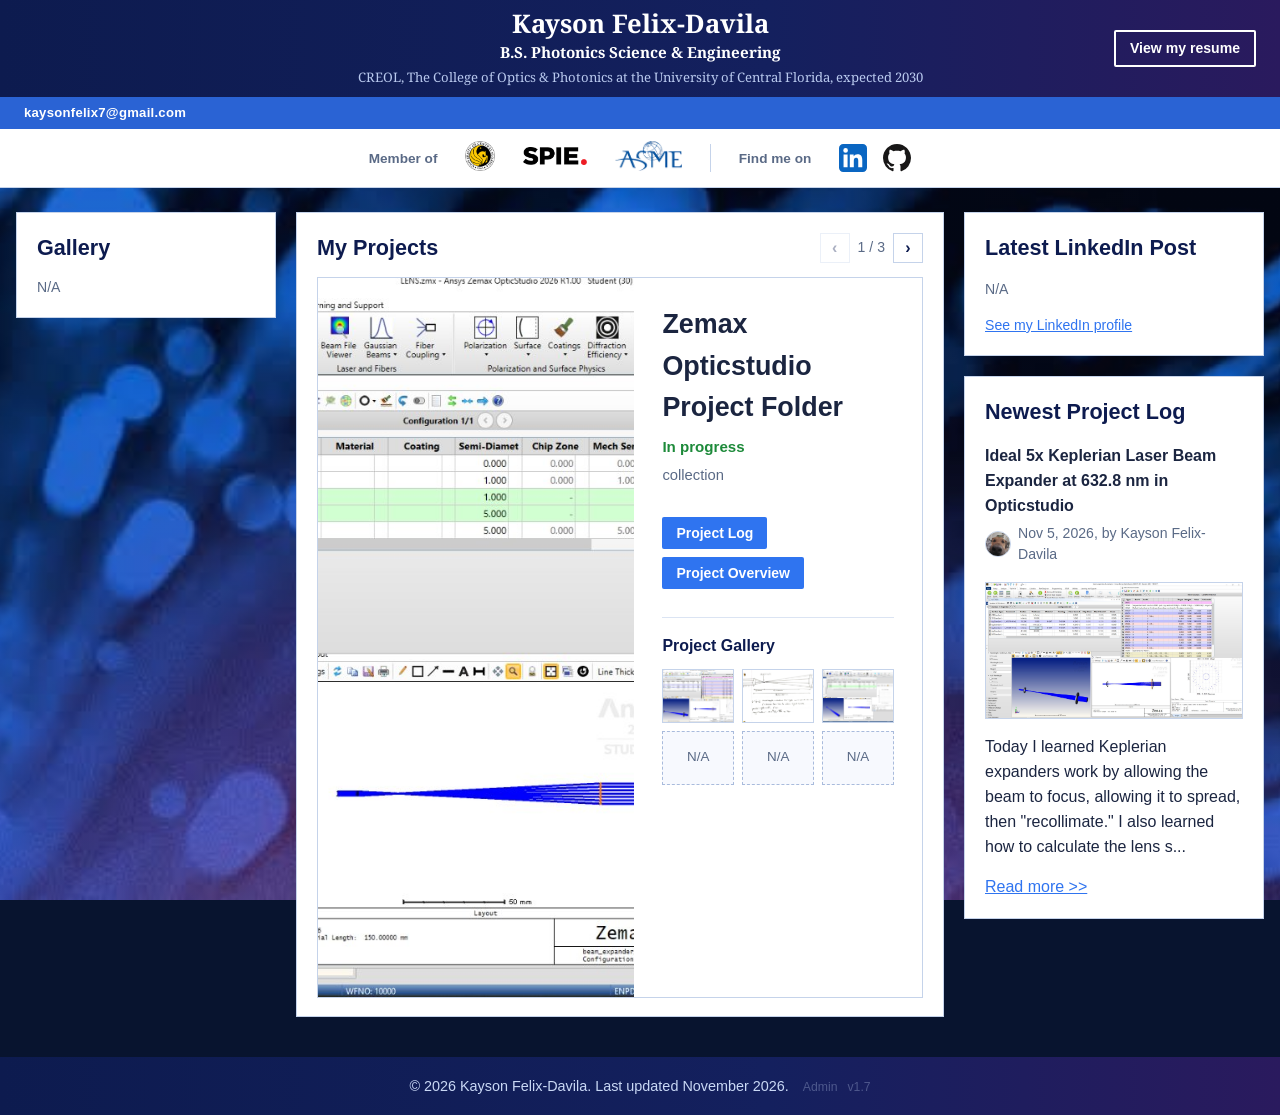
<file: index.html>
<!doctype html>
<html lang="en">
<head>
<meta charset="utf-8">
<meta name="viewport" content="width=device-width, initial-scale=1, viewport-fit=cover">
<title>Kayson Felix-Davila</title>
<meta name="description" content="Kayson Felix-Davila, Photonics Science &amp; Engineering student at the University of Central Florida.">
<link rel="stylesheet" href="https://fonts.googleapis.com/css2?family=Noto+Serif:wght@400;700&display=swap">
<style>
  /* Student-built look: tutorial-style header, nav bar, white cards with shadows, Arial, blue buttons.
     Single fixed light look on purpose. */
  :root{
    --bg:#08142f;
    --card:#ffffff;
    --ink:#1b2540;
    --muted:#5a6a86;
    --brand:#0d1b4f;
    --brand2:#2a63d4;
    --btn:#2f74f0;
    --ok:#1d8a3a;
    color-scheme:light;
  }
  *{box-sizing:border-box}
  body{margin:0;min-height:100vh;display:flex;flex-direction:column;position:relative;z-index:0;background:var(--bg);color:var(--ink);font-family:Arial,Helvetica,sans-serif;font-size:16px;line-height:1.55}
  a{color:var(--btn)}
  /* background photo, tinted blue; fixed so it stays put while scrolling */
  body::before{content:"";position:fixed;inset:0;z-index:-1;background:linear-gradient(rgba(8,24,72,.25),rgba(8,24,72,.25)),url("media/bg.jpg") center/cover no-repeat}
  .inner{max-width:1480px;margin:0 auto;padding-left:max(16px,env(safe-area-inset-left,0px));padding-right:max(16px,env(safe-area-inset-right,0px))}

  header{position:relative;background:linear-gradient(90deg,#0d1b4f 0%,#14205e 60%,#2a1a5e 100%);color:#fff;padding-block:10px}
  header h1{margin:0;font-size:1.6em;line-height:1.1;letter-spacing:.01em;display:flex;align-items:center;justify-content:center;gap:12px}
  .head-row{display:flex;align-items:center;justify-content:center;gap:14px 22px;text-align:center}
  .head-text{min-width:0;font-family:"Droid Serif","Noto Serif",Georgia,"Times New Roman",serif}
  header h1{font-weight:bold;letter-spacing:0}
  .headshot{position:relative;flex:none;width:46px;height:46px;margin:0;border-radius:50%;border:2px solid #fff;display:inline-block;background:var(--brand2);box-shadow:0 2px 8px rgba(0,0,0,.3);overflow:hidden}
  .headshot span{position:absolute;inset:0;display:flex;align-items:center;justify-content:center;font-size:16px;font-weight:bold;color:#fff}
  .headshot img{position:relative;width:100%;height:100%;object-fit:cover;display:block}
  header p{margin:0}
  header p.deg{margin-top:3px;font-size:.95em;font-weight:bold}
  header p.uni{margin-top:2px;font-size:.82em;color:#b9c9ee}

  nav{background:var(--brand2);position:sticky;top:0;z-index:10}
  nav .inner{display:flex;flex-wrap:wrap;align-items:center;gap:4px 18px;padding-block:6px}
  nav a{color:#fff;text-decoration:none;font-weight:bold}
  nav a:hover{text-decoration:underline}
  nav .spacer{flex:1}
  nav .inner{max-width:none;padding-left:max(24px,env(safe-area-inset-left,0px))}
  nav .email{color:#fff;font-weight:bold;font-size:.82em;letter-spacing:.02em;user-select:all}
  nav a.ico{display:inline-flex;align-items:center;opacity:.92}
  nav a.ico:hover{opacity:1}
  nav a.ico svg{width:18px;height:18px;fill:#fff}
  .btn{display:inline-block;background:var(--btn);color:#fff;border:0;border-radius:2px;padding:8px 14px;font:bold 14px Arial,Helvetica,sans-serif;text-decoration:none;cursor:pointer}
  .btn:hover{background:#2560d8}
  nav .btn{background:#fff;color:var(--brand)}
  nav .btn:hover{background:#dbe7fb}

  .layout{display:flex;gap:20px;align-items:flex-start;padding-block:24px 40px}
  .main{flex:1}
  .side{width:260px;flex:none}
  .rail{width:300px;flex:none}
  .page-body{flex:1;width:100%}
  .col{min-width:0;display:flex;flex-direction:column;gap:20px}
  .col > .card{margin-bottom:0}
  @media (max-width:560px){ .headshot{width:40px;height:40px} .headshot span{font-size:14px} header h1{font-size:1.3em} }
  @media (max-width:1000px){ .layout{display:flex;flex-direction:column;align-items:stretch} .col{display:contents} .rail,.side{width:auto} #projects{order:1} #liCard{order:2} #logCard{order:3} #galCard{order:4} }

  .card{background:var(--card);border:1px solid #c5d3ea;padding:18px 20px;margin-bottom:20px}
  .card h2{margin:0 0 12px;font-size:1.35em;color:var(--brand)}
  .card h3{margin:14px 0 6px;font-size:1.05em}
  .card h3:first-child{margin-top:0}
  ul{margin:6px 0 10px;padding-left:22px}
  li{margin-bottom:4px}
  .small{font-size:.88em;color:var(--muted)}

  .affil-bar{background:#fff;border-bottom:1px solid #c5d3ea}
  .affil-bar .inner{display:flex;flex-wrap:wrap;align-items:center;justify-content:center;gap:10px 28px;padding-block:12px}
  .affil-label{font-size:.85em;font-weight:bold;color:var(--muted)}
  .logos{list-style:none;margin:0;padding:0;display:flex;flex-wrap:wrap;align-items:center;justify-content:center;gap:12px 28px}
  .logos img{height:30px;width:auto;display:block}
  .logos img[alt="SPIE"]{height:18px}
  .affil-sep{width:1px;height:28px;background:#c5d3ea}
  @media (max-width:700px){ .affil-sep{display:none} }
  .social{display:flex;align-items:center;gap:16px}
  .social a{display:flex;transition:opacity .15s}
  .social a:hover{opacity:.75}
  .social svg{width:28px;height:28px}
  .social .li svg{fill:#0a66c2}
  .social .gh svg{fill:#181717}

  .log-pic{display:block;margin:6px 0 4px;border:1px solid #c5d3ea;background:#eef3fc}
  .log-pic img{display:block;width:100%;height:auto;max-height:220px;object-fit:cover}
  .avatar{display:inline-flex;align-items:center;justify-content:center;width:26px;height:26px;border-radius:50%;overflow:hidden;background:#dbe7fb;color:var(--brand);font:bold 11px Arial,Helvetica,sans-serif;vertical-align:middle;flex:none;border:1px solid #c5d3ea}
  .avatar img{width:100%;height:100%;object-fit:cover;display:block}
  .byline{display:inline-flex;align-items:center;gap:7px;margin-top:4px}
  /* gallery: newest photo on top */
  .gallery{list-style:none;margin:0;padding:0;display:flex;flex-direction:column;gap:14px}
  .gallery a{display:block;border:1px solid #c5d3ea;background:#eef3fc}
  .gallery img{display:block;width:100%;height:auto}
  .gallery figcaption{font-size:.85em;color:var(--muted);margin-top:4px}
  .gallery .when{display:block;font-size:.8em}
  /* projects: one at a time, arrows switch to the next */
  .proj-head{display:flex;align-items:center;justify-content:space-between;gap:12px;margin-bottom:12px}
  .proj-head h2{margin:0}
  .pager{display:flex;align-items:center;gap:8px;font-size:.88em;color:var(--muted)}
  .pager button{width:30px;height:30px;display:flex;align-items:center;justify-content:center;background:#fff;border:1px solid #c5d3ea;color:var(--brand);font:bold 16px/1 Arial,Helvetica,sans-serif;cursor:pointer;padding:0}
  .pager button:hover:not(:disabled){border-color:var(--brand2);background:#eef3fc}
  .pager button:disabled{opacity:.35;cursor:default}
  .projects{overflow:hidden}
  .track{display:flex;transition:transform .3s ease}
  .project{flex:0 0 100%;min-width:0;display:grid;grid-template-columns:minmax(0,1.1fr) minmax(0,1fr);border:1px solid #c5d3ea;background:#fff;cursor:pointer;transition:border-color .2s}
  .project:hover{border-color:var(--brand2)}
  .project .pic img{position:absolute;inset:0;width:100%;height:100%;object-fit:cover;display:block}
  .project .pic{position:relative;overflow:hidden;min-height:clamp(300px,calc(100vh - 400px),640px);background:#d6e2fb;display:flex;align-items:center;justify-content:center;color:var(--muted);font-size:.9em}
  .project .txt{padding:20px 22px;display:flex;flex-direction:column;gap:6px}
  .project h3{margin:0;font-size:1.6em}
  .project .txt{font-size:1.05em;padding:26px 28px}
  .status{color:var(--ok);font-weight:bold;font-size:.9em}
  .pgal{margin-top:22px;padding-top:16px;border-top:1px solid #dbe4f3}
  .pgal h4{margin:0 0 10px;font-size:.95em;color:var(--brand)}
  .pgal-grid{display:grid;grid-template-columns:repeat(3,minmax(0,1fr));gap:8px;max-width:450px}
  .pgal-empty{aspect-ratio:4/3;max-width:100%;border:1.5px dashed #a9bbdc;display:flex;align-items:center;justify-content:center;font-size:.8em;color:var(--muted);background:#f7f9fe}
  .pgal-grid a{display:block;aspect-ratio:4/3;max-width:100%;overflow:hidden;border:1px solid #c5d3ea;background:#eef3fc}
  .pgal-grid img{width:100%;height:100%;object-fit:cover;display:block;transition:transform .2s}
  .pgal-grid a:hover img{transform:scale(1.05)}
  .status.st-complete{color:#1a4db0}
  .status.st-planning,.status.st-on-hold{color:#8a6d1a}
  .project .txt p{margin:4px 0 0}
  .project .btns{display:flex;flex-wrap:wrap;gap:8px;padding-top:14px}
  .project.next{cursor:default;display:flex;align-items:center;justify-content:center;min-height:clamp(300px,calc(100vh - 400px),640px);color:var(--muted);border-style:dashed}
  @media (max-width:640px){ .project{grid-template-columns:1fr} .project .pic{min-height:180px} }

  table{border-collapse:collapse;width:100%}
  th,td{text-align:left;padding:7px 10px;border-bottom:1px solid #dbe4f3}
  th{background:#eef3fc}
  iframe.li{width:100%;height:380px;border:1px solid #c5d3ea;background:#fff}

  .admin-link{color:inherit;opacity:.3;font-size:.85em;text-decoration:none;margin-left:10px}
  .admin-link:hover{opacity:.8;text-decoration:underline}
  footer{background:linear-gradient(90deg,#0d1b4f 0%,#14205e 60%,#2a1a5e 100%);color:#c9d8f5;text-align:center;padding:18px 0;font-size:.9em}
  .note{background:#fff7d6;border:1px solid #e8d48a;border-radius:6px;padding:8px 12px;margin:0 0 16px}

  /* resume: the main call to action */
  .resume-big{flex:none;position:absolute;right:max(24px,env(safe-area-inset-right,0px));top:50%;transform:translateY(-50%);background:transparent;color:#fff;font-weight:bold;font-size:.88em;text-decoration:none;padding:6px 14px;border:2px solid #fff;border-radius:2px;transition:background .15s,color .15s}
  .resume-big:hover{background:#fff;color:var(--brand)}
  .resume-btn{display:inline-flex;align-items:center;gap:6px}
  .resume-btn svg{width:15px;height:15px;fill:currentColor}
  @media (max-width:900px){ .head-row{flex-direction:column;gap:8px} .resume-big{position:static;transform:none} }
</style>
</head>
<body>
<header>
  <div class="inner head-row">
    <div class="head-text">
      <h1>Kayson Felix-Davila</h1>
      <p class="deg">B.S. Photonics Science &amp; Engineering</p>
      <p class="uni">CREOL, The College of Optics &amp; Photonics at the University of Central Florida, expected 2030</p>
    </div>
    <a class="resume-big" href="resume.pdf" target="_blank" rel="noopener">View my resume</a>
  </div>
</header>

<nav>
  <div class="inner">
    <span class="email">kaysonfelix7@gmail.com</span>
    <span class="spacer"></span>
  </div>
</nav>

<!-- Logo row: schools, clubs and workplaces. To add one, put the image in media/ and copy a line. -->
<div class="affil-bar">
  <div class="inner">
    <span class="affil-label">Member of</span>
    <ul class="logos" aria-label="Affiliations">
      <li><img src="media/ucf-seal.png" alt="University of Central Florida" title="University of Central Florida"></li>
      <li><img src="media/spie.png" alt="SPIE" title="SPIE"></li>
      <li><img src="media/asme.png" alt="ASME" title="American Society of Mechanical Engineers"></li>
    </ul>
    <span class="affil-sep" aria-hidden="true"></span>
    <span class="affil-label">Find me on</span>
    <div class="social">      <a class="ico li" href="https://www.linkedin.com/in/kayson-felix-335b9043b/" target="_blank" rel="noopener" aria-label="LinkedIn" title="LinkedIn"><svg aria-hidden="true" viewBox="0 0 16 16"><path d="M13.6 0H2.4A2.4 2.4 0 0 0 0 2.4v11.2A2.4 2.4 0 0 0 2.4 16h11.2a2.4 2.4 0 0 0 2.4-2.4V2.4A2.4 2.4 0 0 0 13.6 0ZM4.9 13.3H2.6V6h2.3ZM3.75 5A1.33 1.33 0 1 1 5.1 3.67 1.33 1.33 0 0 1 3.75 5Zm9.55 8.3H11V9.75c0-.85 0-1.94-1.18-1.94S8.46 8.73 8.46 9.69v3.61H6.18V6h2.19v1h.03a2.4 2.4 0 0 1 2.16-1.19c2.31 0 2.74 1.52 2.74 3.5Z"/></svg></a>
      <a class="ico gh" href="https://github.com/kaysonfelix" target="_blank" rel="noopener" aria-label="GitHub" title="GitHub"><svg aria-hidden="true" viewBox="0 0 16 16"><path d="M8 0c4.42 0 8 3.58 8 8a8.01 8.01 0 0 1-5.45 7.59c-.4.08-.55-.17-.55-.38 0-.27.01-1.13.01-2.2 0-.75-.25-1.23-.54-1.48 1.78-.2 3.65-.88 3.65-3.95 0-.88-.31-1.59-.82-2.15.08-.2.36-1.02-.08-2.12 0 0-.67-.22-2.2.82-.64-.18-1.32-.27-2-.27-.68 0-1.36.09-2 .27-1.53-1.03-2.2-.82-2.2-.82-.44 1.1-.16 1.92-.08 2.12-.51.56-.82 1.28-.82 2.15 0 3.06 1.86 3.75 3.64 3.95-.23.2-.44.55-.51 1.07-.46.21-1.61.55-2.33-.66-.15-.24-.6-.83-1.23-.82-.67.01-.27.38.01.53.34.19.73.9.82 1.13.16.45.68 1.31 2.69.94 0 .67.01 1.3.01 1.49 0 .21-.15.45-.55.38A7.995 7.995 0 0 1 0 8c0-4.42 3.58-8 8-8Z"/></svg></a>
    </div>
  </div>
</div>

<div class="inner page-body">
<div class="layout">


  <!-- LEFT -->
  <aside class="col side">
    <div class="card" id="galCard">
      <h2>Gallery</h2>
      <!-- Add photos from admin.html → Homepage → Gallery. Newest shows first. -->
      <div id="galBox"><p class="small" style="margin:0">Loading...</p></div>
    </div>
  </aside>

  <!-- MIDDLE -->
  <main class="col main">
    <div class="card" id="projects">
      <div class="proj-head">
        <h2>My Projects</h2>
        <div class="pager" aria-label="Switch project">
          <button type="button" id="prevProj" aria-label="Previous project">&#8249;</button>
          <span id="projCount">1 / 2</span>
          <button type="button" id="nextProj" aria-label="Next project">&#8250;</button>
        </div>
      </div>
      <!-- Projects come from projects.json. Add, edit, reorder or delete them in admin.html → Projects. -->
      <div class="projects"><div class="track" id="track"><div class="project next">Loading...</div></div></div>
    </div>



  </main>

  <!-- RIGHT -->
  <aside class="col rail">
    <div class="card" id="liCard">
      <h2>Latest LinkedIn Post</h2>
      <div id="liBox"><p class="small">Loading...</p></div>
      <p class="small" style="margin-bottom:0"><a href="https://www.linkedin.com/in/kayson-felix-335b9043b/" target="_blank" rel="noopener">See my LinkedIn profile</a></p>
    </div>
    <div class="card" id="logCard">
      <h2>Newest Project Log</h2>
      <div id="logBox"><p class="small">Loading...</p></div>
    </div>

  </aside>

</div>
</div>

<footer>© 2026 Kayson Felix-Davila. Last updated November 2026. <a class="admin-link" href="admin.html" title="Editor">Admin</a> <span class="admin-link" style="margin-left:6px">v1.7</span></footer>

<script src="site.js?v=1.7"></script>
<script>

// each project's log, fetched once and shared (project gallery + newest log)
var logCache = {};
function getLog(id){ return logCache[id] || (logCache[id] = Site.load('projects/' + id + '/log.md')); }

// project gallery: the 6 most recent photos from that project's log entries
async function fillGallery(id, grid){
  var log = await getLog(id), shots = [];
  var entries = log ? Site.parseLog(log).filter(function(e){ return /^\d{4}-\d{2}-\d{2}$/.test(e.date); }) : [];
  entries.forEach(function(e, k){ var re = /!\[([^\]]*)\]\(([^)\s]+)\)/g, m; while ((m = re.exec(e.body))) shots.push({ src: m[2], alt: m[1] || e.title, date: e.date, n: k + 1 }); });
  shots.sort(function(a, b){ return b.date.localeCompare(a.date) || a.n - b.n; });
  grid.innerHTML = '';
  shots.slice(0, 6).forEach(function(s){
    var src = /^(https?:)?\/\//.test(s.src) || s.src.charAt(0) === '/' ? s.src : 'projects/' + id + '/' + s.src.replace(/^\.\//, '');
    var a = document.createElement('a'); a.href = 'project.html?p=' + encodeURIComponent(id) + '&view=log#e' + s.n; a.title = s.alt;
    var im = document.createElement('img'); im.src = src; im.alt = s.alt; im.loading = 'lazy'; im.onerror = function(){ a.remove(); };
    a.append(im); grid.append(a);
  });
  // empty slots: dotted boxes marked N/A
  for (var k = Math.min(shots.length, 6); k < 6; k++){ var e = document.createElement('span'); e.className = 'pgal-empty'; e.textContent = 'N/A'; grid.append(e); }
}

// projects: built from projects.json (falls back to the default list in site.js)
var projectsReady = (async function(){
  var list = await Site.projects(), track = document.getElementById('track');
  track.innerHTML = '';
  list.forEach(function(p){
    var href = 'project.html?p=' + encodeURIComponent(p.id);
    var row = document.createElement('div'); row.className = 'project'; row.tabIndex = 0; row.dataset.href = href + '&view=log'; row.dataset.id = p.id;
    var pic = document.createElement('div'); pic.className = 'pic';
    if (p.thumb && /^projects\/[\w-]+\/[\w.-]+$/.test(p.thumb)){ var im = document.createElement('img'); im.src = p.thumb; im.alt = ''; im.onerror = function(){ pic.textContent = 'N/A'; }; pic.append(im); }
    else pic.textContent = 'N/A';
    var txt = document.createElement('div'); txt.className = 'txt';
    var h = document.createElement('h3'); h.textContent = p.title || p.id;
    var st = document.createElement('span'); st.className = 'status st-' + String(p.status || '').toLowerCase().replace(/[^a-z]+/g, '-'); st.textContent = p.status || '';
    var tg = document.createElement('div'); tg.className = 'small'; tg.textContent = p.tags || '';
    var sm = document.createElement('p'); sm.textContent = p.summary || '';
    var btns = document.createElement('div'); btns.className = 'btns';
    var b1 = document.createElement('a'); b1.className = 'btn'; b1.href = href + '&view=log'; b1.textContent = 'Project Log';
    var b2 = document.createElement('a'); b2.className = 'btn'; b2.href = href + '&view=overview'; b2.textContent = 'Project Overview';
    btns.append(b1, b2);
    var gal = document.createElement('div'); gal.className = 'pgal';
    var gh = document.createElement('h4'); gh.textContent = 'Project Gallery';
    var grid = document.createElement('div'); grid.className = 'pgal-grid'; grid.innerHTML = '<span class="small">Loading...</span>';
    gal.append(gh, grid);
    txt.append(h, st, tg, sm, btns, gal); row.append(pic, txt); track.append(row);
    fillGallery(p.id, grid);
    row.addEventListener('click', function(e){ if (!e.target.closest('a')) location.href = row.dataset.href; });
    row.addEventListener('keydown', function(e){ if (e.key === 'Enter') location.href = row.dataset.href; });
  });
  var na = document.createElement('div'); na.className = 'project next'; na.textContent = 'N/A'; track.append(na);

  // arrows show the next / previous project
  var slides = track.children, i = 0;
  var prev = document.getElementById('prevProj'), next = document.getElementById('nextProj'), count = document.getElementById('projCount');
  function go(n){
    i = Math.max(0, Math.min(slides.length - 1, n));
    track.style.transform = 'translateX(' + (-100 * i) + '%)';
    Array.prototype.forEach.call(slides, function(s, k){ s.inert = k !== i; s.setAttribute('aria-hidden', k !== i); });
    count.textContent = (i + 1) + ' / ' + slides.length;
    prev.disabled = i === 0; next.disabled = i === slides.length - 1;
  }
  prev.onclick = function(){ go(i - 1); }; next.onclick = function(){ go(i + 1); };
  var x0 = null;
  track.addEventListener('touchstart', function(e){ x0 = e.touches[0].clientX; }, { passive: true });
  track.addEventListener('touchend', function(e){ if (x0 === null) return; var dx = e.changedTouches[0].clientX - x0; x0 = null; if (Math.abs(dx) > 40) go(i + (dx < 0 ? 1 : -1)); });
  go(0);
  return list;
})();

// latest LinkedIn post (set in admin.html → Homepage)
(async function(){
  var box = document.getElementById('liBox'), src = '';
  try { var r = await fetch('featured.json', { cache: 'no-cache' }); if (r.ok) src = (await r.json()).linkedin || ''; } catch (e) {}
  if (!/^https:\/\/www\.linkedin\.com\/embed\/feed\/update\/urn:li:(share|ugcPost|activity):\d+/.test(src)){ box.innerHTML = '<p class="small">N/A</p>'; return; }
  var f = document.createElement('iframe'); f.className = 'li'; f.src = src; f.title = 'Latest LinkedIn post'; box.replaceChildren(f);
})();

// newest project log entry from every project on the page
(async function(){
  var box = document.getElementById('logBox'), all = [];
  var ids = (await projectsReady).map(function(p){ return p.id; });
  for (var id of ids){
    var log = await getLog(id); if (!log) continue;
    Site.parseLog(log).forEach(function(e, i){ if (/^\d{4}-\d{2}-\d{2}$/.test(e.date)) all.push(Object.assign({ id: id, i: i }, e)); });
  }
  if (!all.length){ box.innerHTML = '<p class="small">N/A</p>'; return; }
  all.sort(function(a, b){ return b.date.localeCompare(a.date) || a.i - b.i; });
  var e = all[0], text = e.body.replace(/!\[[^\]]*\]\([^)]*\)/g, '').replace(/[#*_`>|]/g, ' ').replace(/\s+/g, ' ').trim();
  box.innerHTML = '';
  var ppl = await Site.people();
  var p1 = document.createElement('p'); p1.innerHTML = '<b></b><br><span class="small byline"></span>';
  p1.querySelector('b').textContent = e.title;
  var bl = p1.querySelector('.byline');
  if (e.author) bl.append(Site.avatar(e.author, ppl));
  bl.append(document.createTextNode(Site.fmtDate(e.date) + (e.author ? ', by ' + e.author : '')));
  var p2 = document.createElement('p'); p2.textContent = text.length > 160 ? text.slice(0, 157) + '...' : text;
  var a = document.createElement('a'); a.href = 'project.html?p=' + e.id + '&view=log'; a.textContent = 'Read more >>';
  var im = /!\[([^\]]*)\]\(([^)\s]+)\)/.exec(e.body), pic = null;
  if (im){
    var src = /^(https?:)?\/\//.test(im[2]) || im[2].charAt(0) === '/' ? im[2] : 'projects/' + e.id + '/' + im[2].replace(/^\.\//, '');
    pic = document.createElement('a'); pic.href = a.href; pic.className = 'log-pic';
    var img = document.createElement('img'); img.src = src; img.alt = im[1] || e.title; img.loading = 'lazy';
    img.onerror = function(){ pic.remove(); };
    pic.append(img);
  }
  box.append(p1);
  if (pic) box.append(pic);
  box.append(p2, a);
})();

// gallery (add photos in admin.html → Homepage)
(async function(){
  var box = document.getElementById('galBox'), items = [];
  try { var r = await fetch('featured.json', { cache: 'no-cache' }); if (r.ok) items = (await r.json()).gallery || []; } catch (e) {}
  items = items.filter(function(g){ return g && typeof g.src === 'string' && /^media\/gallery\/[\w.-]+$/.test(g.src); });
  if (!items.length){ box.innerHTML = '<p class="small" style="margin:0">N/A</p>'; return; }
  var ul = document.createElement('ul'); ul.className = 'gallery';
  items.slice(0, 12).forEach(function(g){
    var li = document.createElement('li'), fig = document.createElement('figure'), a = document.createElement('a'), img = document.createElement('img');
    fig.style.margin = '0'; a.href = g.src; a.target = '_blank'; a.rel = 'noopener';
    img.src = g.src; img.alt = g.caption || ''; img.loading = 'lazy'; a.append(img); fig.append(a);
    if (g.caption || g.date){ var c = document.createElement('figcaption'); c.textContent = g.caption || ''; if (g.date){ var w = document.createElement('span'); w.className = 'when'; w.textContent = Site.fmtDate(g.date); c.append(w); } fig.append(c); }
    li.append(fig); ul.append(li);
  });
  box.replaceChildren(ul);
})();

</script>

<!-- Visit counter (GoatCounter). See visits at https://kaysonfelix.goatcounter.com
     If you picked a different code when signing up, change "kaysonfelix" below. -->
<script data-goatcounter="https://kaysonfelix.goatcounter.com/count" async src="//gc.zgo.at/count.js"></script>
</body>
</html>
</file>
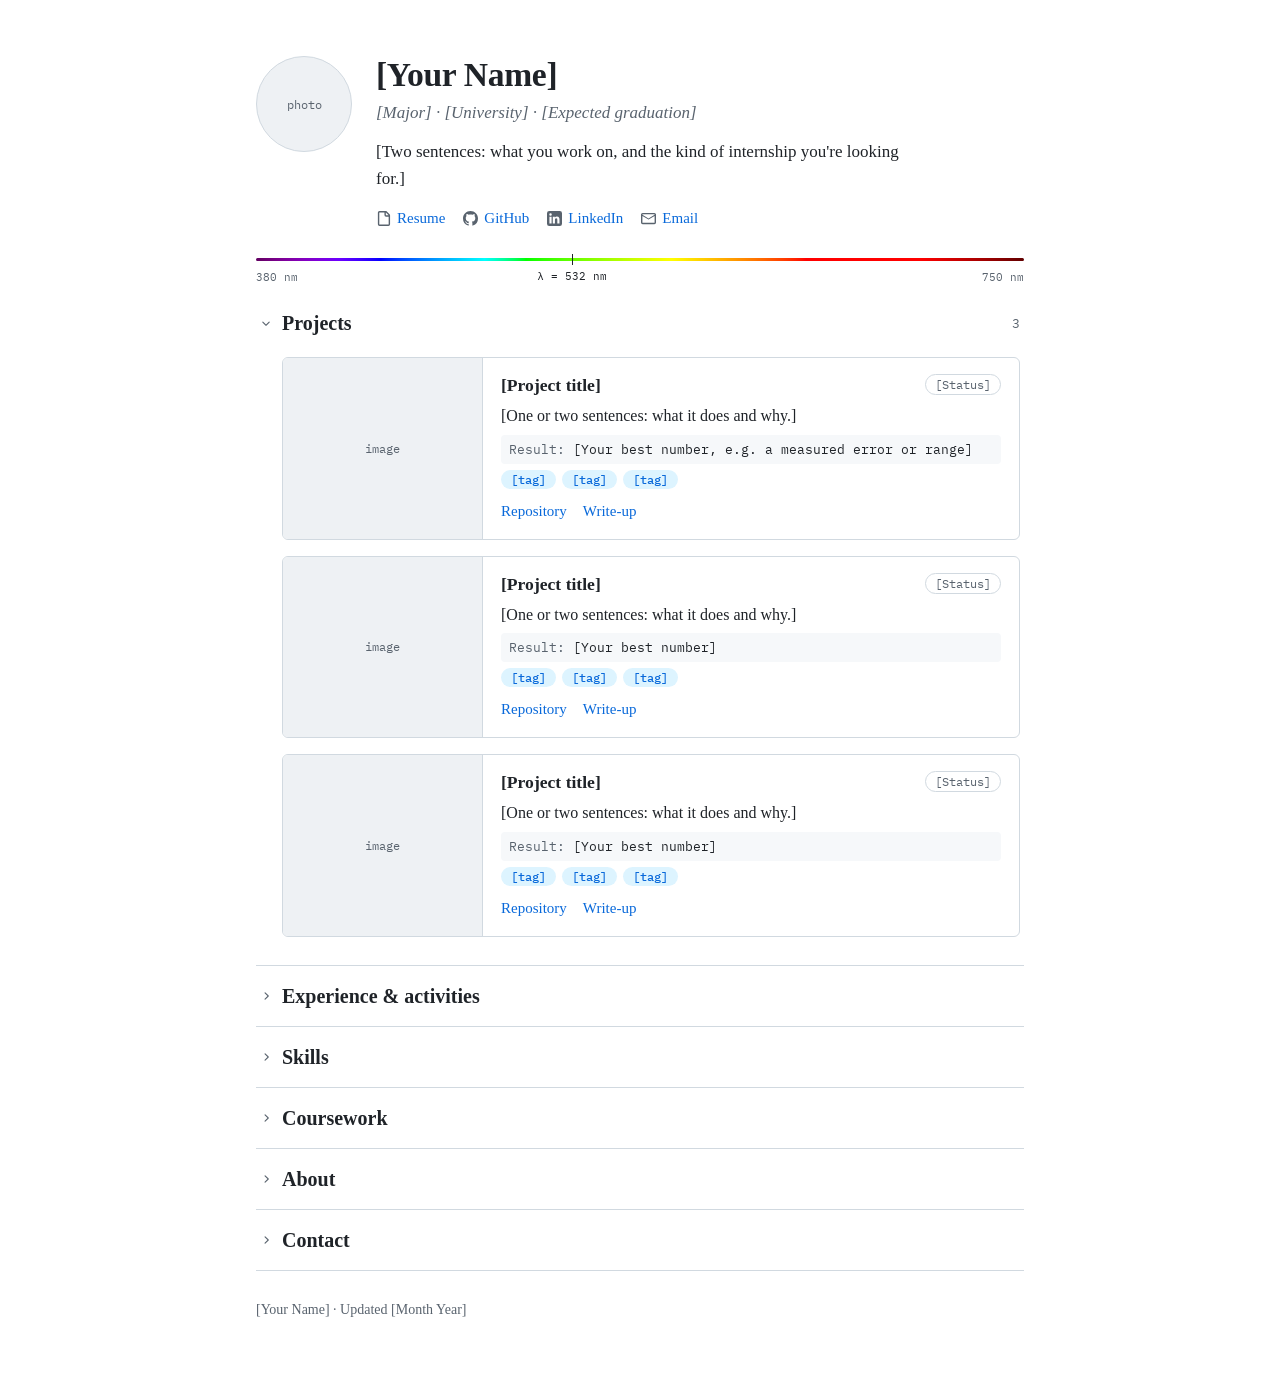
<file: .github/workflows/index.html>
<!doctype html>
<html lang="en">
<head>
<meta charset="utf-8">
<meta name="viewport" content="width=device-width, initial-scale=1">
<title>[Your Name]</title>
<meta name="description" content="[One sentence about you for search results]">
<link rel="preconnect" href="https://fonts.googleapis.com">
<link rel="preconnect" href="https://fonts.gstatic.com" crossorigin>
<link href="https://fonts.googleapis.com/css2?family=Redaction:wght@400;700&family=IBM+Plex+Mono:wght@400;500&display=swap" rel="stylesheet">
<style>
  /* Layout: one reading column; header, then collapsible sections (Projects open first) */
  :root{
    --bg:#ffffff;
    --fg:#1f2328;
    --muted:#59636e;
    --border:#d1d9e0;
    --row:#f6f8fa;
    --link:#0969da;
    --tag-bg:#ddf4ff;
    --tag-fg:#0969da;
    --placeholder:#eef1f4;
    color-scheme:light;
    /* To change fonts: swap the family names here and in the Google Fonts <link> above */
    --serif:"Redaction",Georgia,"Times New Roman",serif;
    --mono:"IBM Plex Mono",ui-monospace,SFMono-Regular,Menlo,monospace;
  }

  *{box-sizing:border-box;margin:0;padding:0}
  body{background:var(--bg);color:var(--fg);font-family:var(--serif);font-size:17px;line-height:1.6;-webkit-font-smoothing:antialiased}
  a{color:var(--link);text-decoration:none}
  a:hover{text-decoration:underline}
  :focus-visible{outline:2px solid var(--link);outline-offset:2px;border-radius:3px}

  .wrap{max-width:800px;margin:0 auto;padding:56px max(16px,env(safe-area-inset-right,0px)) 72px max(16px,env(safe-area-inset-left,0px))}

  /* ---------- header ---------- */
  header{display:grid;grid-template-columns:auto 1fr;gap:24px;align-items:start;padding-bottom:28px}

  /* visible-spectrum rule: marker reads the wavelength under the cursor */
  .spectrum{position:relative;margin-bottom:10px;padding-bottom:22px}
  .spectrum canvas{display:block;width:100%;height:3px;border-radius:2px}
  .mark{position:absolute;top:-4px;left:41%;width:1px;height:11px;background:var(--fg);transition:left .08s linear}
  .mark span{position:absolute;top:15px;left:50%;transform:translateX(-50%);font:11px var(--mono);color:var(--fg);white-space:nowrap;font-variant-numeric:tabular-nums}
  .ends{position:absolute;left:0;right:0;top:12px;display:flex;justify-content:space-between;font:11px var(--mono);color:var(--muted)}
  @media (prefers-reduced-motion: reduce){ .mark{transition:none} }
  .photo{width:96px;height:96px;border-radius:50%;border:1px solid var(--border);background:var(--placeholder);object-fit:cover;display:grid;place-items:center;color:var(--muted);font:12px var(--mono)}
  h1{font-size:2.1rem;font-weight:700;line-height:1.15;letter-spacing:-.01em;text-wrap:balance}
  .affil{color:var(--muted);font-style:italic;margin-top:4px}
  .lede{margin-top:12px;max-width:62ch}
  .links{display:flex;flex-wrap:wrap;gap:6px 18px;margin-top:14px;font-size:15px}
  .links a{display:inline-flex;align-items:center;gap:6px}
  .links svg{width:15px;height:15px;fill:var(--muted)}
  @media (max-width:560px){ header{grid-template-columns:1fr} .photo{width:72px;height:72px} h1{font-size:1.8rem} }

  /* ---------- sections as folders ---------- */
  details{border-bottom:1px solid var(--border)}
  summary{list-style:none;cursor:pointer;display:flex;align-items:center;gap:10px;padding:14px 4px}
  summary::-webkit-details-marker{display:none}
  summary:hover{background:var(--row)}
  summary .chev{width:12px;height:12px;fill:var(--muted);transition:transform .15s;flex:none}
  details[open] > summary .chev{transform:rotate(90deg)}
  summary h2{font-size:1.25rem;font-weight:700}
  summary .meta{margin-left:auto;color:var(--muted);font:13px var(--mono);white-space:nowrap}
  .body{padding:4px 4px 28px 26px}
  @media (max-width:560px){ .body{padding-left:4px} }
  .body > p{max-width:64ch}
  .body > p + p{margin-top:12px}

  /* ---------- projects ---------- */
  .projects{display:grid;gap:16px}
  .project{border:1px solid var(--border);border-radius:6px;display:grid;grid-template-columns:200px 1fr;overflow:hidden}
  .project .img{background:var(--placeholder);min-height:150px;display:grid;place-items:center;color:var(--muted);font:12px var(--mono);border-right:1px solid var(--border)}
  .project .img img{width:100%;height:100%;object-fit:cover;display:block}
  .project .info{padding:16px 18px;min-width:0;display:flex;flex-direction:column;gap:6px}
  .project .top{display:flex;justify-content:space-between;align-items:start;gap:12px}
  .project h3{font-size:1.1rem;font-weight:700;line-height:1.3}
  .status{font:12px var(--mono);color:var(--muted);border:1px solid var(--border);border-radius:999px;padding:2px 9px;white-space:nowrap}
  .project p{font-size:16px}
  .result{font:13px var(--mono);color:var(--fg);background:var(--row);border-radius:4px;padding:6px 8px}
  .result span{color:var(--muted)}
  .tags{display:flex;flex-wrap:wrap;gap:6px}
  .tags span{font:500 12px var(--mono);color:var(--tag-fg);background:var(--tag-bg);border-radius:999px;padding:2px 10px}
  .plinks{display:flex;gap:16px;font-size:15px;margin-top:auto;padding-top:4px}
  @media (max-width:600px){ .project{grid-template-columns:1fr} .project .img{border-right:0;border-bottom:1px solid var(--border);min-height:170px} }

  /* ---------- lists ---------- */
  .entry{display:grid;grid-template-columns:1fr auto;gap:2px 16px;padding:12px 0;border-top:1px solid var(--border)}
  .entry:first-child{border-top:0;padding-top:4px}
  .entry h3{font-size:1.05rem;font-weight:700}
  .entry .when{font:13px var(--mono);color:var(--muted);white-space:nowrap}
  .entry .where{color:var(--muted);font-style:italic;grid-column:1 / -1}
  .entry ul{grid-column:1 / -1;margin:6px 0 0 20px;font-size:16px}

  .kv{width:100%;border-collapse:collapse;font-size:16px}
  .kv td{padding:8px 0;border-top:1px solid var(--border);vertical-align:top}
  .kv tr:first-child td{border-top:0}
  .kv td:first-child{width:150px;color:var(--muted);font:13px/2 var(--mono);padding-right:12px}
  @media (max-width:480px){ .kv td:first-child{width:105px} }

  code{font:14px var(--mono)}
  footer{margin-top:28px;color:var(--muted);font-size:14px}
</style>
</head>
<body>
<div class="wrap">

  <!-- ===================== HEADER ===================== -->
  <header>
    <!-- Replace with: <img class="photo" src="media/headshot.jpg" alt="Your Name"> -->
    <div class="photo">photo</div>
    <div>
      <h1>[Your Name]</h1>
      <p class="affil">[Major] · [University] · [Expected graduation]</p>
      <p class="lede">[Two sentences: what you work on, and the kind of internship you're looking for.]</p>
      <nav class="links" aria-label="Profiles">
        <a href="resume.pdf"><svg viewBox="0 0 16 16"><path d="M2 1.75C2 .78 2.78 0 3.75 0h6.59c.46 0 .9.18 1.23.51l2.92 2.92c.33.33.51.77.51 1.23v9.59A1.75 1.75 0 0 1 13.25 16h-9.5A1.75 1.75 0 0 1 2 14.25Zm1.75-.25a.25.25 0 0 0-.25.25v12.5c0 .14.11.25.25.25h9.5a.25.25 0 0 0 .25-.25V6h-2.75A1.75 1.75 0 0 1 9 4.25V1.5Zm6.75.06V4.25c0 .14.11.25.25.25h2.69Z"/></svg>Resume</a>
        <a href="https://github.com/your-username" target="_blank" rel="noopener"><svg viewBox="0 0 16 16"><path d="M8 0c4.42 0 8 3.58 8 8a8.01 8.01 0 0 1-5.45 7.59c-.4.08-.55-.17-.55-.38 0-.27.01-1.13.01-2.2 0-.75-.25-1.23-.54-1.48 1.78-.2 3.65-.88 3.65-3.95 0-.88-.31-1.59-.82-2.15.08-.2.36-1.02-.08-2.12 0 0-.67-.22-2.2.82-.64-.18-1.32-.27-2-.27-.68 0-1.36.09-2 .27-1.53-1.03-2.2-.82-2.2-.82-.44 1.1-.16 1.92-.08 2.12-.51.56-.82 1.28-.82 2.15 0 3.06 1.86 3.75 3.64 3.95-.23.2-.44.55-.51 1.07-.46.21-1.61.55-2.33-.66-.15-.24-.6-.83-1.23-.82-.67.01-.27.38.01.53.34.19.73.9.82 1.13.16.45.68 1.31 2.69.94 0 .67.01 1.3.01 1.49 0 .21-.15.45-.55.38A7.995 7.995 0 0 1 0 8c0-4.42 3.58-8 8-8Z"/></svg>GitHub</a>
        <a href="https://www.linkedin.com/in/your-handle" target="_blank" rel="noopener"><svg viewBox="0 0 16 16"><path d="M13.6 0H2.4A2.4 2.4 0 0 0 0 2.4v11.2A2.4 2.4 0 0 0 2.4 16h11.2a2.4 2.4 0 0 0 2.4-2.4V2.4A2.4 2.4 0 0 0 13.6 0ZM4.9 13.3H2.6V6h2.3ZM3.75 5A1.33 1.33 0 1 1 5.1 3.67 1.33 1.33 0 0 1 3.75 5Zm9.55 8.3H11V9.75c0-.85 0-1.94-1.18-1.94S8.46 8.73 8.46 9.69v3.61H6.18V6h2.19v1h.03a2.4 2.4 0 0 1 2.16-1.19c2.31 0 2.74 1.52 2.74 3.5Z"/></svg>LinkedIn</a>
        <a href="mailto:you@example.com"><svg viewBox="0 0 16 16"><path d="M1.75 2h12.5c.97 0 1.75.78 1.75 1.75v8.5A1.75 1.75 0 0 1 14.25 14H1.75A1.75 1.75 0 0 1 0 12.25v-8.5C0 2.78.78 2 1.75 2ZM1.5 12.25c0 .14.11.25.25.25h12.5a.25.25 0 0 0 .25-.25V5.33L8.53 8.9a.75.75 0 0 1-.94 0L1.5 5.33Zm13-8.18v-.32a.25.25 0 0 0-.25-.25H1.75a.25.25 0 0 0-.25.25v.32L8 7.95Z"/></svg>Email</a>
      </nav>
    </div>
  </header>

  <div class="spectrum" aria-hidden="true">
    <canvas id="spec"></canvas>
    <div class="ends"><span>380 nm</span><span>750 nm</span></div>
    <div class="mark" id="mark"><span id="lam">λ = 532 nm</span></div>
  </div>

  <!-- ===================== PROJECTS (open) ===================== -->
  <details open>
    <summary><svg class="chev" viewBox="0 0 16 16"><path d="M6.22 3.22a.75.75 0 0 1 1.06 0l4.25 4.25a.75.75 0 0 1 0 1.06l-4.25 4.25a.75.75 0 0 1-1.06-1.06L9.94 8 6.22 4.28a.75.75 0 0 1 0-1.06Z"/></svg><h2>Projects</h2><span class="meta">3</span></summary>
    <div class="body">
      <div class="projects">

        <!-- Copy this <article> block for each project -->
        <article class="project">
          <!-- Replace with: <div class="img"><img src="media/project1.jpg" alt="Short description"></div> -->
          <div class="img">image</div>
          <div class="info">
            <div class="top"><h3>[Project title]</h3><span class="status">[Status]</span></div>
            <p>[One or two sentences: what it does and why.]</p>
            <div class="result"><span>Result:</span> [Your best number, e.g. a measured error or range]</div>
            <div class="tags"><span>[tag]</span><span>[tag]</span><span>[tag]</span></div>
            <div class="plinks"><a href="#">Repository</a><a href="#">Write-up</a></div>
          </div>
        </article>

        <article class="project">
          <div class="img">image</div>
          <div class="info">
            <div class="top"><h3>[Project title]</h3><span class="status">[Status]</span></div>
            <p>[One or two sentences: what it does and why.]</p>
            <div class="result"><span>Result:</span> [Your best number]</div>
            <div class="tags"><span>[tag]</span><span>[tag]</span><span>[tag]</span></div>
            <div class="plinks"><a href="#">Repository</a><a href="#">Write-up</a></div>
          </div>
        </article>

        <article class="project">
          <div class="img">image</div>
          <div class="info">
            <div class="top"><h3>[Project title]</h3><span class="status">[Status]</span></div>
            <p>[One or two sentences: what it does and why.]</p>
            <div class="result"><span>Result:</span> [Your best number]</div>
            <div class="tags"><span>[tag]</span><span>[tag]</span><span>[tag]</span></div>
            <div class="plinks"><a href="#">Repository</a><a href="#">Write-up</a></div>
          </div>
        </article>

      </div>
    </div>
  </details>

  <!-- ===================== EXPERIENCE ===================== -->
  <details>
    <summary><svg class="chev" viewBox="0 0 16 16"><path d="M6.22 3.22a.75.75 0 0 1 1.06 0l4.25 4.25a.75.75 0 0 1 0 1.06l-4.25 4.25a.75.75 0 0 1-1.06-1.06L9.94 8 6.22 4.28a.75.75 0 0 1 0-1.06Z"/></svg><h2>Experience &amp; activities</h2></summary>
    <div class="body">
      <!-- Copy this block for each job, club, competition or research role -->
      <div class="entry">
        <h3>[Role]</h3><span class="when">[Start – End]</span>
        <span class="where">[Organization]</span>
        <ul><li>[What you did, with a number if you can]</li><li>[What you did]</li></ul>
      </div>
      <div class="entry">
        <h3>[Role]</h3><span class="when">[Start – End]</span>
        <span class="where">[Organization]</span>
        <ul><li>[What you did]</li></ul>
      </div>
    </div>
  </details>

  <!-- ===================== SKILLS ===================== -->
  <details>
    <summary><svg class="chev" viewBox="0 0 16 16"><path d="M6.22 3.22a.75.75 0 0 1 1.06 0l4.25 4.25a.75.75 0 0 1 0 1.06l-4.25 4.25a.75.75 0 0 1-1.06-1.06L9.94 8 6.22 4.28a.75.75 0 0 1 0-1.06Z"/></svg><h2>Skills</h2></summary>
    <div class="body">
      <table class="kv">
        <tr><td>Languages</td><td>[ ]</td></tr>
        <tr><td>Hardware</td><td>[ ]</td></tr>
        <tr><td>Lab &amp; optics</td><td>[ ]</td></tr>
        <tr><td>Software</td><td>[ ]</td></tr>
      </table>
    </div>
  </details>

  <!-- ===================== COURSEWORK ===================== -->
  <details>
    <summary><svg class="chev" viewBox="0 0 16 16"><path d="M6.22 3.22a.75.75 0 0 1 1.06 0l4.25 4.25a.75.75 0 0 1 0 1.06l-4.25 4.25a.75.75 0 0 1-1.06-1.06L9.94 8 6.22 4.28a.75.75 0 0 1 0-1.06Z"/></svg><h2>Coursework</h2></summary>
    <div class="body">
      <table class="kv">
        <tr><td>[Course code]</td><td>[Course name]</td></tr>
        <tr><td>[Course code]</td><td>[Course name]</td></tr>
        <tr><td>[Course code]</td><td>[Course name]</td></tr>
      </table>
    </div>
  </details>

  <!-- ===================== ABOUT ===================== -->
  <details>
    <summary><svg class="chev" viewBox="0 0 16 16"><path d="M6.22 3.22a.75.75 0 0 1 1.06 0l4.25 4.25a.75.75 0 0 1 0 1.06l-4.25 4.25a.75.75 0 0 1-1.06-1.06L9.94 8 6.22 4.28a.75.75 0 0 1 0-1.06Z"/></svg><h2>About</h2></summary>
    <div class="body">
      <p>[A short paragraph: how you got into your field and what you want to work on.]</p>
    </div>
  </details>

  <!-- ===================== CONTACT ===================== -->
  <details>
    <summary><svg class="chev" viewBox="0 0 16 16"><path d="M6.22 3.22a.75.75 0 0 1 1.06 0l4.25 4.25a.75.75 0 0 1 0 1.06l-4.25 4.25a.75.75 0 0 1-1.06-1.06L9.94 8 6.22 4.28a.75.75 0 0 1 0-1.06Z"/></svg><h2>Contact</h2></summary>
    <div class="body">
      <table class="kv">
        <tr><td>Email</td><td><code>[you@example.com]</code></td></tr>
        <tr><td>LinkedIn</td><td><a href="https://www.linkedin.com/in/your-handle" target="_blank" rel="noopener">[linkedin.com/in/your-handle]</a></td></tr>
        <tr><td>GitHub</td><td><a href="https://github.com/your-username" target="_blank" rel="noopener">[github.com/your-username]</a></td></tr>
      </table>
    </div>
  </details>

  <footer>[Your Name] · Updated [Month Year]</footer>
</div>

<script>
(() => {
  const MIN = 380, MAX = 750;
  const cvs = document.getElementById('spec'), ctx = cvs.getContext('2d');
  const mark = document.getElementById('mark'), lam = document.getElementById('lam');

  // approximate wavelength (nm) to sRGB, after Dan Bruton
  function rgb(w){
    let r = 0, g = 0, b = 0;
    if (w < 440){ r = (440 - w) / 60; b = 1; }
    else if (w < 490){ g = (w - 440) / 50; b = 1; }
    else if (w < 510){ g = 1; b = (510 - w) / 20; }
    else if (w < 580){ r = (w - 510) / 70; g = 1; }
    else if (w < 645){ r = 1; g = (645 - w) / 65; }
    else { r = 1; }
    let f = 1;
    if (w < 420) f = 0.3 + 0.7 * (w - 380) / 40;
    else if (w > 700) f = 0.3 + 0.7 * (750 - w) / 50;
    const c = v => Math.round(255 * Math.pow(v * f, 0.8));
    return [c(r), c(g), c(b)];
  }

  function draw(){
    const w = Math.max(1, Math.round(cvs.clientWidth * (window.devicePixelRatio || 1)));
    cvs.width = w; cvs.height = 1;
    const img = ctx.createImageData(w, 1);
    for (let x = 0; x < w; x++){
      const [r, g, b] = rgb(MIN + (MAX - MIN) * x / (w - 1 || 1));
      img.data.set([r, g, b, 255], x * 4);
    }
    ctx.putImageData(img, 0, 0);
  }

  function show(clientX){
    const r = cvs.getBoundingClientRect();
    const t = Math.min(1, Math.max(0, (clientX - r.left) / r.width));
    mark.style.left = (t * 100) + '%';
    lam.textContent = 'λ = ' + Math.round(MIN + (MAX - MIN) * t) + ' nm';
    const edge = t < 0.12 || t > 0.88;
    document.querySelector('.ends').style.visibility = edge ? 'hidden' : 'visible';
  }

  draw();
  addEventListener('resize', draw);
  addEventListener('pointermove', e => show(e.clientX));
  addEventListener('pointerdown', e => show(e.clientX));
  // start at 532 nm, the common green laser line
  show(cvs.getBoundingClientRect().left + cvs.getBoundingClientRect().width * (532 - MIN) / (MAX - MIN));
})();
</script>
</body>
</html>
</file>
